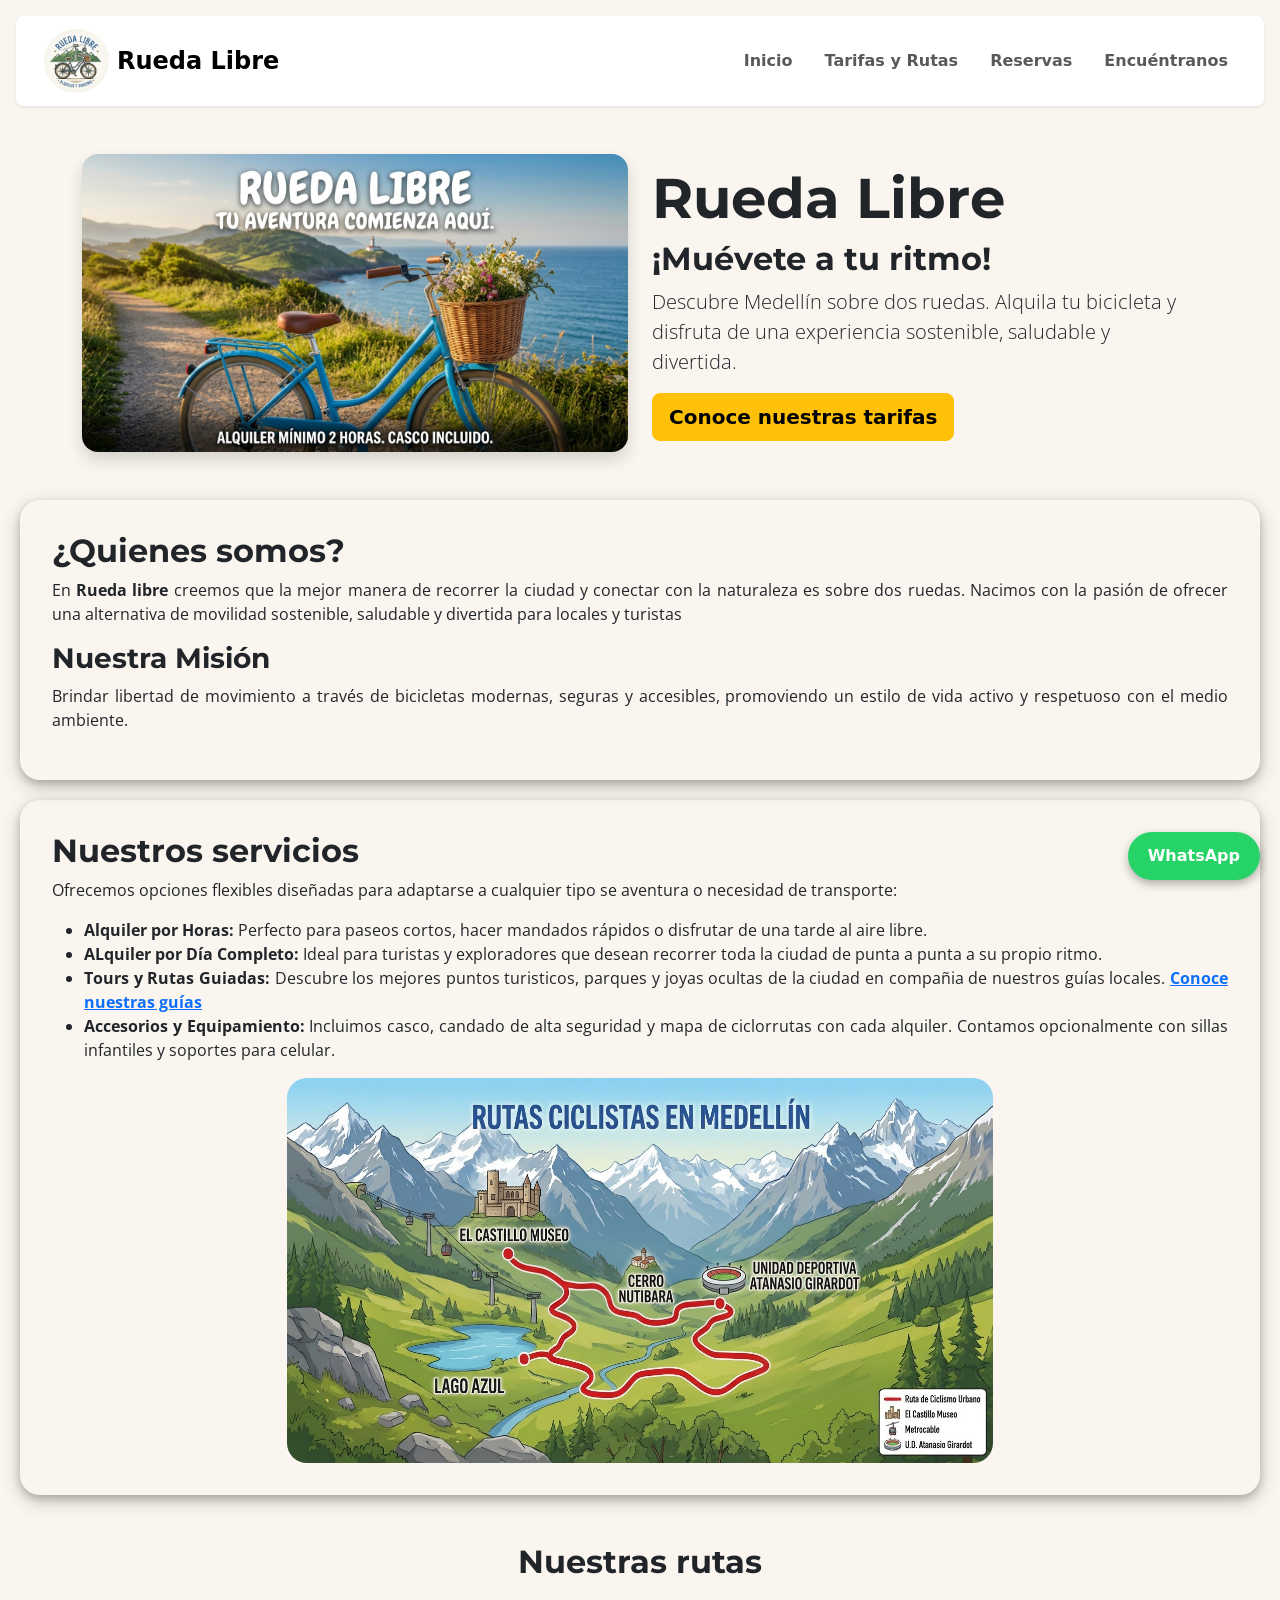
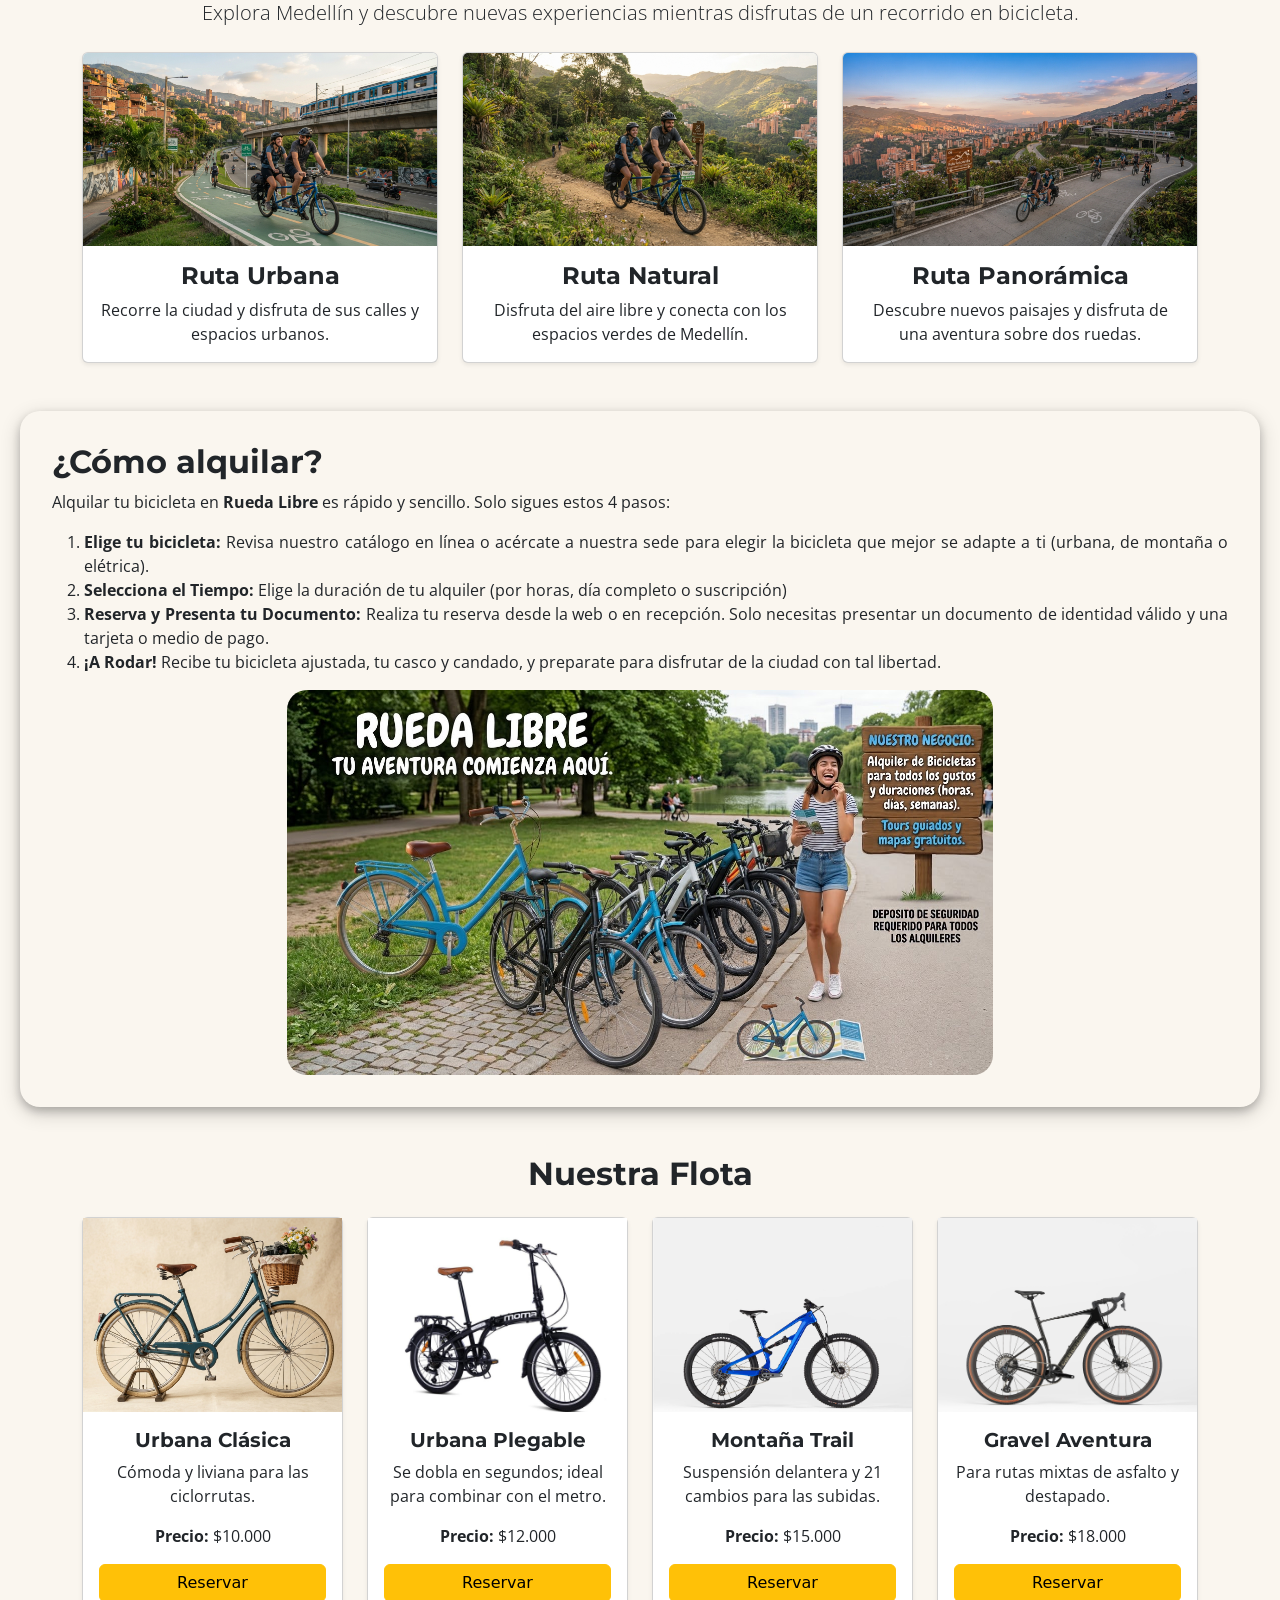
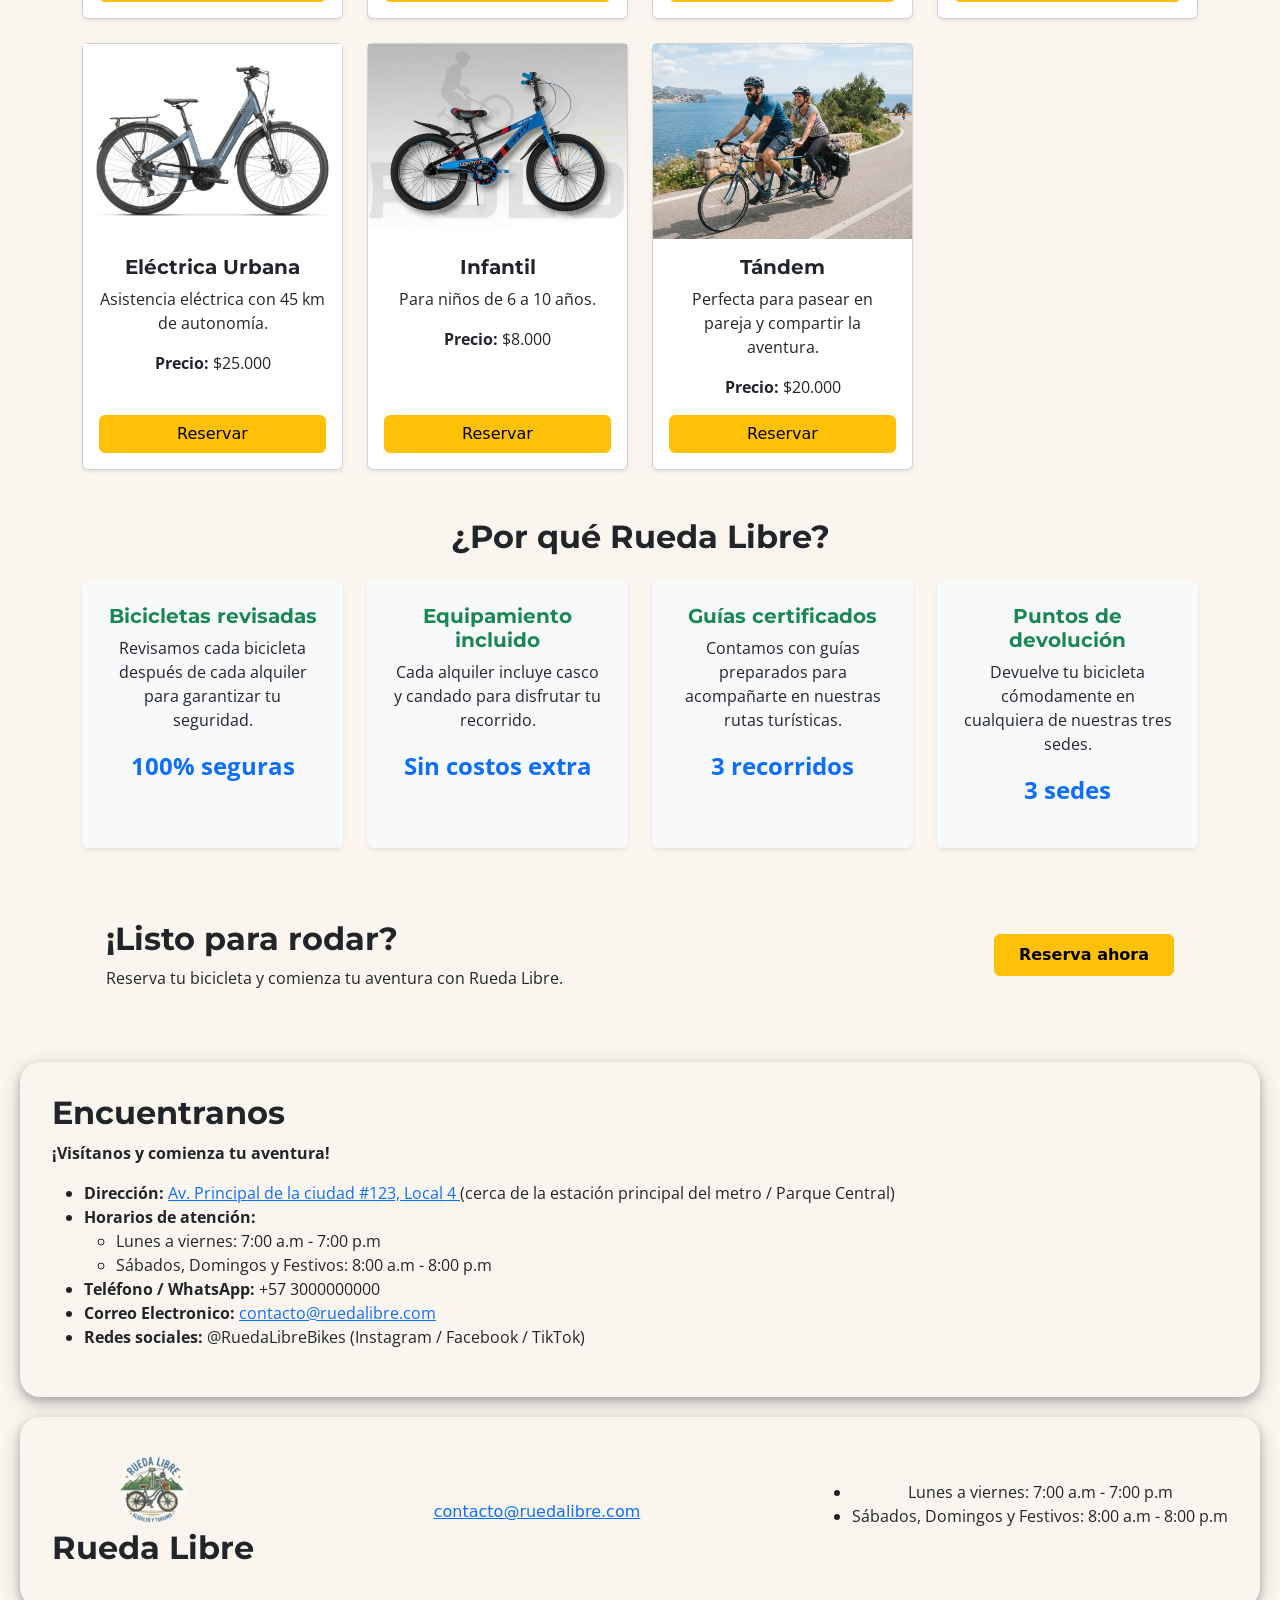
<file: index.html>
<!DOCTYPE html>
<html lang="es">

<head>
    <meta charset="UTF-8">
    <meta name="viewport" content="width=device-width, initial-scale=1.0">
    <link rel="preconnect" href="https://fonts.googleapis.com">
    <link rel="preconnect" href="https://fonts.gstatic.com" crossorigin>
    <link
        href="https://fonts.googleapis.com/css2?family=Montserrat:ital,wght@0,700;1,700&family=Open+Sans:ital,wght@0,600;1,600&display=swap"
        rel="stylesheet">
    <link href="https://cdn.jsdelivr.net/npm/bootstrap@5.3.8/dist/css/bootstrap.min.css" rel="stylesheet">
    <link rel="stylesheet" href="./css/styles.css">
    <title>Rueda Libre | Alquiler de bicicletas en Medellín</title>
</head>

<body>
    <header class="navbar navbar-expand-lg bg-white shadow-sm rounded-3 mx-3 my-3 px-3">
        <div class="container-fluid">
            <a class="navbar-brand d-flex align-items-center gap-2" href="./index.html">
                <img src="./img/logo.jpg" alt="Logo Rueda Libre" width="65" height="65" class="rounded-circle">
                <span class="fw-bold fs-4">Rueda Libre</span>
            </a>
            <button class="navbar-toggler" type="button" data-bs-toggle="collapse" data-bs-target="#menuPrincipal"
                aria-controls="menuPrincipal" aria-expanded="false" aria-label="Abrir menú">
                <span class="navbar-toggler-icon"></span>
            </button>
            <div class="collapse navbar-collapse" id="menuPrincipal">
                <nav class="navbar-nav ms-auto gap-lg-3">
                    <a class="nav-link fw-bold" href="./index.html">Inicio</a>
                    <a class="nav-link fw-bold" href="./pages/tarifas.html">Tarifas y Rutas</a>
                    <a class="nav-link fw-bold" href="./pages/reservas.html">Reservas</a>
                    <a class="nav-link fw-bold" href="#Encuentranos">Encuéntranos</a>
                </nav>
            </div>
        </div>
    </header>
    <main>
        <section class="container my-5">
            <div class="row align-items-center g-4">
                <div class="col-12 col-lg-6">
                    <img src="./img/Fondo_ruedalibre.jpg" alt="Rueda Libre" class="img-fluid rounded-4 shadow">
                </div>
                <div class="col-12 col-lg-6 text-center text-lg-start">
                    <h1 class="display-4 fw-bold">Rueda Libre</h1>
                    <h2 class="fs-2">¡Muévete a tu ritmo!</h2>
                    <p class="lead">Descubre Medellín sobre dos ruedas. Alquila tu bicicleta y disfruta de una
                        experiencia sostenible, saludable y divertida.</p>
                    <a href="./pages/tarifas.html" class="btn btn-warning btn-lg fw-bold">
                        Conoce nuestras tarifas
                    </a>
                </div>
            </div>
        </section>
        <section class="informacion">
            <article>
                <h2>¿Quienes somos?</h2>
                <p>En <strong>Rueda libre</strong> creemos que la mejor manera de recorrer la ciudad y conectar con la
                    naturaleza es sobre dos ruedas. Nacimos con la pasión de ofrecer una alternativa de movilidad
                    sostenible, saludable y divertida para locales y turistas</p>
                <h3>Nuestra Misión</h3>
                <p>Brindar libertad de movimiento a través de bicicletas modernas, seguras y accesibles, promoviendo un
                    estilo de vida activo y respetuoso con el medio ambiente.</p>
            </article>
        </section>
        <section class="informacion">
            <article class="servicios">
                <h2>Nuestros servicios</h2>
                <p>Ofrecemos opciones flexibles diseñadas para adaptarse a cualquier tipo se aventura o necesidad de
                    transporte: </p>
                <ul>
                    <li><strong>Alquiler por Horas: </strong>Perfecto para paseos cortos, hacer mandados rápidos o
                        disfrutar de una tarde al aire libre.</li>
                    <li><strong>ALquiler por Día Completo: </strong>Ideal para turistas y exploradores que desean
                        recorrer toda la ciudad de punta a punta a su propio ritmo.</li>
                    <li><strong>Tours y Rutas Guiadas: </strong>Descubre los mejores puntos turisticos, parques y joyas
                        ocultas de la ciudad en compañia de nuestros guías locales. <strong><a
                                href="./pages/tarifas.html">Conoce nuestras guías</a></strong></li>
                    <li><strong>Accesorios y Equipamiento: </strong>Incluimos casco, candado de alta seguridad y mapa de
                        ciclorrutas con cada alquiler. Contamos opcionalmente con sillas infantiles y soportes para
                        celular.</li>
                </ul>
            </article>
            <div class="img_rutas">
                <img src="./img/Rutas_ruedalibre.jpg" alt="Rutas Guiadas">
            </div>
        </section>
        <section class="container my-5">
            <h2 class="text-center fw-bold mb-3">Nuestras rutas</h2>
            <p class="text-center lead mb-4">
                Explora Medellín y descubre nuevas experiencias
                mientras disfrutas de un recorrido en bicicleta.
            </p>
            <div class="row row-cols-1 row-cols-md-3 g-4">
                <div class="col">
                    <article class="card h-100 shadow-sm">
                        <img src="./img/ruta_urbana.jpg" class="card-img-top img-fluid" alt="Ruta urbana">
                        <div class="card-body text-center">
                            <h3 class="card-title fs-4">Ruta Urbana</h3>
                            <p class="card-text">
                                Recorre la ciudad y disfruta de sus calles
                                y espacios urbanos.
                            </p>
                        </div>
                    </article>
                </div>
                <div class="col">
                    <article class="card h-100 shadow-sm">
                        <img src="./img/ruta_natural.jpg" class="card-img-top img-fluid" alt="Ruta natural">
                        <div class="card-body text-center">
                            <h3 class="card-title fs-4">Ruta Natural</h3>
                            <p class="card-text">
                                Disfruta del aire libre y conecta con
                                los espacios verdes de Medellín.
                            </p>
                        </div>
                    </article>
                </div>
                <div class="col">
                    <article class="card h-100 shadow-sm">
                        <img src="./img/ruta_panoramica.jpg" class="card-img-top img-fluid" alt="Ruta panorámica">
                        <div class="card-body text-center">
                            <h3 class="card-title fs-4">Ruta Panorámica</h3>
                            <p class="card-text">
                                Descubre nuevos paisajes y disfruta
                                de una aventura sobre dos ruedas.
                            </p>
                        </div>
                    </article>
                </div>
            </div>
        </section>
        <section class="informacion">
            <article class="regla">
                <h2>¿Cómo alquilar?</h2>
                <p>Alquilar tu bicicleta en <strong>Rueda Libre</strong> es rápido y sencillo. Solo sigues estos 4
                    pasos: </p>
                <ol>
                    <li><strong>Elige tu bicicleta: </strong>Revisa nuestro catálogo en línea o acércate a nuestra sede
                        para elegir la bicicleta que mejor se adapte a ti (urbana, de montaña o elétrica).</li>
                    <li><strong>Selecciona el Tiempo: </strong>Elige la duración de tu alquiler (por horas, día completo
                        o suscripción)</li>
                    <li><strong>Reserva y Presenta tu Documento: </strong>Realiza tu reserva desde la web o en
                        recepción. Solo necesitas presentar un documento de identidad válido y una tarjeta o medio de
                        pago.</li>
                    <li><strong>¡A Rodar! </strong>Recibe tu bicicleta ajustada, tu casco y candado, y preparate para
                        disfrutar de la ciudad con tal libertad.</li>
                </ol>
            </article>
            <div class="img_regla">
                <img src="./img/regla_negocio.jpg" alt="Regla de negocio">
            </div>
        </section>
        <a href="https://wa.me/573000000000" target="_blank" rel="noopener noreferrer" class="btn-whatsapp">
            WhatsApp
        </a>
        <section class="container my-5">
            <h2 class="text-center fw-bold mb-4">Nuestra Flota</h2>
            <div class="row row-cols-1 row-cols-sm-2 row-cols-lg-3 row-cols-xl-4 g-4">
                <div class="col">
                    <article class="card h-100 shadow-sm">
                        <div class="ratio ratio-4x3">
                            <img src="./img/Urbana_Clásica.jpg" class="w-100 h-100 object-fit-cover"
                                alt="Bicicleta Clásica">
                        </div>
                        <div class="card-body text-center d-flex flex-column">
                            <h3 class="card-title fs-5">Urbana Clásica</h3>
                            <p class="card-text">Cómoda y liviana para las ciclorrutas.</p>
                            <p><strong>Precio:</strong> $10.000</p>
                            <a href="./pages/reservas.html" class="btn btn-warning mt-auto">Reservar</a>
                        </div>
                    </article>
                </div>
                <div class="col">
                    <article class="card h-100 shadow-sm">
                        <div class="ratio ratio-4x3">
                            <img src="./img/Urbana_Plegable.jpg" class="w-100 h-100 object-fit-cover"
                                alt="Bicicleta urbana plegable">
                        </div>
                        <div class="card-body text-center d-flex flex-column">
                            <h3 class="card-title fs-5">Urbana Plegable</h3>
                            <p class="card-text">Se dobla en segundos; ideal para combinar con el metro.</p>
                            <p><strong>Precio:</strong> $12.000</p>
                            <a href="./pages/reservas.html" class="btn btn-warning mt-auto">Reservar</a>
                        </div>
                    </article>
                </div>
                <div class="col">
                    <article class="card h-100 shadow-sm">
                        <div class="ratio ratio-4x3">
                            <img src="./img/Montaña_Trail.jpg" class="w-100 h-100 object-fit-cover"
                                alt="Bicicleta Montaña Trail">
                        </div>
                        <div class="card-body text-center d-flex flex-column">
                            <h3 class="card-title fs-5">Montaña Trail</h3>
                            <p class="card-text">Suspensión delantera y 21 cambios para las subidas.</p>
                            <p><strong>Precio:</strong> $15.000</p>
                            <a href="./pages/reservas.html" class="btn btn-warning mt-auto">Reservar</a>
                        </div>
                    </article>
                </div>
                <div class="col">
                    <article class="card h-100 shadow-sm">
                        <div class="ratio ratio-4x3">
                            <img src="./img/Gravel_Aventura.jpg" class="w-100 h-100 object-fit-cover"
                                alt="Bicicleta Gravel Aventura">
                        </div>
                        <div class="card-body text-center d-flex flex-column">
                            <h3 class="card-title fs-5">Gravel Aventura</h3>
                            <p class="card-text">Para rutas mixtas de asfalto y destapado.</p>
                            <p><strong>Precio:</strong> $18.000</p>
                            <a href="./pages/reservas.html" class="btn btn-warning mt-auto">Reservar</a>
                        </div>
                    </article>
                </div>
                <div class="col">
                    <article class="card h-100 shadow-sm">
                        <div class="ratio ratio-4x3">
                            <img src="./img/Eléctrica_Urbana.jpg" class="w-100 h-100 object-fit-cover"
                                alt="Bicicleta Eléctrica Urbana">
                        </div>
                        <div class="card-body text-center d-flex flex-column">
                            <h3 class="card-title fs-5">Eléctrica Urbana</h3>
                            <p class="card-text">Asistencia eléctrica con 45 km de autonomía.</p>
                            <p><strong>Precio:</strong> $25.000</p>
                            <a href="./pages/reservas.html" class="btn btn-warning mt-auto">Reservar</a>
                        </div>
                    </article>
                </div>
                <div class="col">
                    <article class="card h-100 shadow-sm">
                        <div class="ratio ratio-4x3">
                            <img src="./img/Infantil.jpg" class="w-100 h-100 object-fit-cover" alt="Bicicleta Infantil">
                        </div>
                        <div class="card-body text-center d-flex flex-column">
                            <h3 class="card-title fs-5">Infantil</h3>
                            <p class="card-text">Para niños de 6 a 10 años.</p>
                            <p><strong>Precio:</strong> $8.000</p>
                            <a href="./pages/reservas.html" class="btn btn-warning mt-auto">Reservar</a>
                        </div>
                    </article>
                </div>
                <div class="col">
                    <article class="card h-100 shadow-sm">
                        <div class="ratio ratio-4x3">
                            <img src="./img/tándem.jpg" class="w-100 h-100 object-fit-cover"
                                alt="Bicicleta Tándem para dos personas">
                        </div>
                        <div class="card-body text-center d-flex flex-column">
                            <h3 class="card-title fs-5">Tándem</h3>
                            <p class="card-text">Perfecta para pasear en pareja y compartir la aventura.</p>
                            <p><strong>Precio:</strong> $20.000</p>
                            <a href="./pages/reservas.html" class="btn btn-warning mt-auto">Reservar</a>
                        </div>
                    </article>
                </div>
            </div>
        </section>
        <section class="container my-5">
            <h2 class="text-center fw-bold mb-4">
                ¿Por qué Rueda Libre?
            </h2>
            <div class="row row-cols-1 row-cols-md-2 row-cols-lg-4 g-4">
                <div class="col">
                    <article class="h-100 p-4 bg-light rounded shadow-sm text-center">
                        <h3 class="fs-5 fw-bold text-success">
                            Bicicletas revisadas
                        </h3>
                        <p>
                            Revisamos cada bicicleta después de cada alquiler
                            para garantizar tu seguridad.
                        </p>
                        <p class="fs-4 fw-bold text-primary">
                            100% seguras
                        </p>
                    </article>
                </div>
                <div class="col">
                    <article class="h-100 p-4 bg-light rounded shadow-sm text-center">
                        <h3 class="fs-5 fw-bold text-success">
                            Equipamiento incluido
                        </h3>
                        <p>
                            Cada alquiler incluye casco y candado
                            para disfrutar tu recorrido.
                        </p>
                        <p class="fs-4 fw-bold text-primary">
                            Sin costos extra
                        </p>
                    </article>
                </div>
                <div class="col">
                    <article class="h-100 p-4 bg-light rounded shadow-sm text-center">
                        <h3 class="fs-5 fw-bold text-success">
                            Guías certificados
                        </h3>
                        <p>
                            Contamos con guías preparados para acompañarte
                            en nuestras rutas turísticas.
                        </p>
                        <p class="fs-4 fw-bold text-primary">
                            3 recorridos
                        </p>
                    </article>
                </div>
                <div class="col">
                    <article class="h-100 p-4 bg-light rounded shadow-sm text-center">
                        <h3 class="fs-5 fw-bold text-success">
                            Puntos de devolución
                        </h3>
                        <p>
                            Devuelve tu bicicleta cómodamente en cualquiera
                            de nuestras tres sedes.
                        </p>
                        <p class="fs-4 fw-bold text-primary">
                            3 sedes
                        </p>
                    </article>
                </div>
            </div>
        </section>
        <section class="container my-5">
            <div class="d-flex flex-column flex-md-row
                align-items-center justify-content-between
                gap-3 p-4 text-dark rounded">
                <div class="text-center text-md-start">
                    <h2 class="fw-bold text-dark">
                        ¡Listo para rodar?
                    </h2>
                    <p class="mb-0">
                        Reserva tu bicicleta y comienza tu aventura
                        con Rueda Libre.
                    </p>
                </div>
                <a href="./pages/reservas.html" class="btn btn-warning fw-bold px-4 py-2">
                    Reserva ahora
                </a>
            </div>
        </section>
        <section id="Encuentranos" class="informacion">
            <h2>Encuentranos</h2>
            <p><strong>¡Visítanos y comienza tu aventura!</strong></p>
            <ul>
                <li><strong>Dirección: </strong><a href="https://share.google/EHdYQnLeFFMnX0X1x">Av. Principal de la
                        ciudad #123, Local 4 </a>(cerca de la estación principal del metro / Parque Central)</li>
                <li><strong>Horarios de atención: </strong></li>
                <ul>
                    <li>Lunes a viernes: 7:00 a.m - 7:00 p.m</li>
                    <li>Sábados, Domingos y Festivos: 8:00 a.m - 8:00 p.m</li>
                </ul>
                <li><strong>Teléfono / WhatsApp: </strong>+57 3000000000</li>
                <li><strong>Correo Electronico: </strong><a
                        href="mailto:contacto@ruedalibre.com">contacto@ruedalibre.com</a></li>
                <li><strong>Redes sociales: </strong>@RuedaLibreBikes (Instagram / Facebook / TikTok)</li>
            </ul>
        </section>
    </main>
    <footer class="pie_pagina">
        <div class="marca">
            <img src="./img/logo.jpg" alt="">
            <h2>Rueda Libre</h2>
        </div>
        <a href="mailto:contacto@ruedalibre.com">contacto@ruedalibre.com</a>
        <ul>
            <li>Lunes a viernes: 7:00 a.m - 7:00 p.m</li>
            <li>Sábados, Domingos y Festivos: 8:00 a.m - 8:00 p.m</li>
        </ul>
    </footer>
    <script src="https://cdn.jsdelivr.net/npm/bootstrap@5.3.8/dist/js/bootstrap.bundle.min.js"></script>
</body>

</html>
</file>
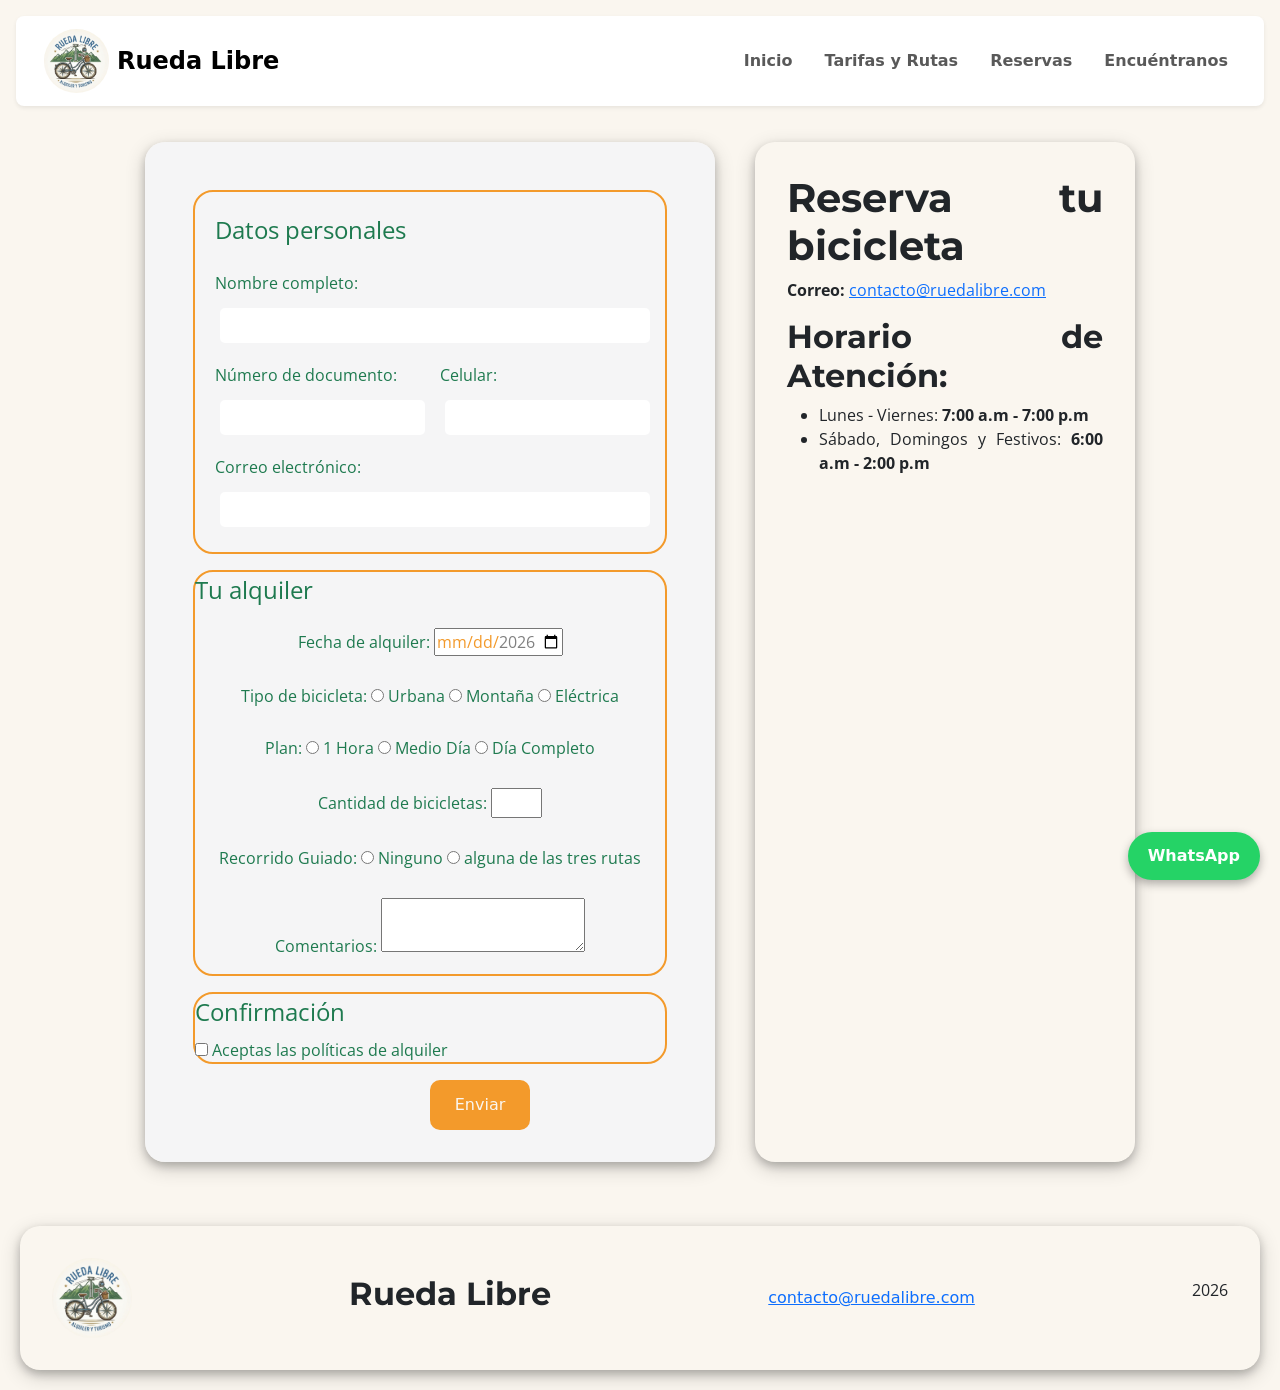
<file: pages/reservas.html>
<!DOCTYPE html>
<html lang="es">

<head>
    <meta charset="UTF-8">
    <meta name="viewport" content="width=device-width, initial-scale=1.0">
    <link href="https://cdn.jsdelivr.net/npm/bootstrap@5.3.8/dist/css/bootstrap.min.css" rel="stylesheet">
    <link rel="stylesheet" href="../css/styles.css">
    <link rel="preconnect" href="https://fonts.googleapis.com">
    <link rel="preconnect" href="https://fonts.gstatic.com" crossorigin>
    <link
        href="https://fonts.googleapis.com/css2?family=Montserrat:ital,wght@0,700;1,700&family=Open+Sans:ital,wght@0,600;1,600&display=swap"
        rel="stylesheet">
    <title>Reservas</title>
</head>

<body>
<header class="navbar navbar-expand-lg bg-white shadow-sm rounded-3 mx-3 my-3 px-3">
        <div class="container-fluid">
            <a class="navbar-brand d-flex align-items-center gap-2" href="./index.html">
                <img src="../img/logo.jpg" alt="Logo Rueda Libre" width="65" height="65" class="rounded-circle">
                <span class="fw-bold fs-4">Rueda Libre</span>
            </a>
            <button class="navbar-toggler" type="button" data-bs-toggle="collapse" data-bs-target="#menuPrincipal"
                aria-controls="menuPrincipal" aria-expanded="false" aria-label="Abrir menú">
                <span class="navbar-toggler-icon"></span>
            </button>
            <div class="collapse navbar-collapse" id="menuPrincipal">
                <nav class="navbar-nav ms-auto gap-lg-3">
                    <a class="nav-link fw-bold" href="../index.html">Inicio</a>
                    <a class="nav-link fw-bold" href="./tarifas.html">Tarifas y Rutas</a>
                    <a class="nav-link fw-bold" href="./reservas.html">Reservas</a>
                    <a class="nav-link fw-bold" href="../index.html#Encuentranos">Encuéntranos</a>
                </nav>
            </div>
        </div>
    </header>
    <main>
        <div class="container py-4">
            <div class="row justify-content-center g-4">
                <section class="col-12 col-md-6 col-lg-6 formulario_reservas">
                    <form action="" method="post">
                        <fieldset class="datos_personales">
                            <legend>Datos personales</legend>
                            <div class="campo campo-completo">
                                <label for="nombre">Nombre completo:</label>
                                <input type="text" id="nombre" name="nombre" required minlength="3"
                                    title="Mínimo 3 caracteres">
                            </div>
                            <div class="campo">
                                <label for="documento">Número de documento:</label>
                                <input type="text" id="documento" name="documento" inputmode="numeric"
                                    pattern="[0-9]{6,10}" required title="Ingresa entre 6 y 10 números">
                            </div>
                            <div class="campo">
                                <label for="celular">Celular:</label>
                                <input type="tel" id="celular" name="celular" minlength="10" maxlength="10"
                                    pattern="[3][0-9]{9}" required title="Debe iniciar con 3 y tener 10 dígitos">
                            </div>
                            <div class="campo campo-completo">
                                <label for="email">Correo electrónico:</label>
                                <input type="email" id="email" name="email" required>
                            </div>
                        </fieldset>
                        <fieldset class="datos_alquiler">
                            <legend>Tu alquiler</legend>
                            <div>
                                <label for="fecha">Fecha de alquiler: </label>
                                <input type="date" min="2026-11-01" max="2026-12-31" required>
                            </div>
                            <div>
                                <label for="tipo_bicicleta">Tipo de bicicleta: </label>
                                <input type="radio" id="urbana" value="urbana" name="bicicleta" required>
                                <label for="urbana">Urbana</label>
                                <input type="radio" id="montaña" value="montaña" name="bicicleta">
                                <label for="montaña">Montaña</label>
                                <input type="radio" id="electrica" value="electrica" name="bicicleta">
                                <label for="electrica">Eléctrica</label>
                            </div>
                            <div>
                                <label for="plan">Plan: </label>
                                <input type="radio" id="1_hora" name="plan" required>
                                <label for="1_hora">1 Hora</label>
                                <input type="radio" id="medio_dia" name="plan" required>
                                <label for="medio_dia">Medio Día</label>
                                <input type="radio" name="plan" id="dia_completo" required>
                                <label for="dia_completo">Día Completo</label>
                            </div>
                            <div>
                                <label for="cantidad">Cantidad de bicicletas: </label>
                                <input type="number" required min="1" max="6">
                            </div>
                            <div>
                                <label for="recorrido">Recorrido Guiado: </label>
                                <input type="radio" name="guia" id="no_guia">
                                <label for="no_guia">Ninguno</label>
                                <input type="radio" name="guia" id="guia">
                                <label for="guia">alguna de las tres rutas</label>
                            </div>
                            <div>
                                <label for="comentarios">Comentarios: </label>
                                <textarea name="comentarios" id="comentarios" maxlength="300"></textarea>
                            </div>
                        </fieldset>
                        <fieldset class="politicas">
                            <legend>Confirmación</legend>
                            <input type="checkbox" name="politicas" required>
                            <label for="politicas">Aceptas las políticas de alquiler</label>
                        </fieldset>
                        <button type="submit" name="enviar">Enviar</button>
                    </form>
                </section>
                <section class="col-12 col-md-4 informacion">
                    <h1>Reserva tu bicicleta</h1>
                    <p>
                        <strong>Correo:</strong>
                        <a href="mailto:contacto@ruedalibre.com">
                            contacto@ruedalibre.com
                        </a>
                    </p>
                    <h2>Horario de Atención:</h2>
                    <ul>
                        <li>Lunes - Viernes: <strong>7:00 a.m - 7:00 p.m</strong></li>
                        <li>Sábado, Domingos y Festivos: <strong>6:00 a.m - 2:00 p.m</strong></li>
                    </ul>
                </section>
            </div>
        </div>
        <a href="https://wa.me/573000000000" target="_blank" rel="noopener noreferrer" class="btn-whatsapp">
            WhatsApp
        </a>
    </main>
    <footer class="pie_pagina">
        <img src="../img/logo.jpg" alt="">
        <h2>Rueda Libre</h2>
        <a href="mailto:contacto@ruedalibre.com">contacto@ruedalibre.com</a>
        <p>2026</p>
    </footer>
    <script src="https://cdn.jsdelivr.net/npm/bootstrap@5.3.8/dist/js/bootstrap.bundle.min.js"></script>
</body>

</html>
</file>
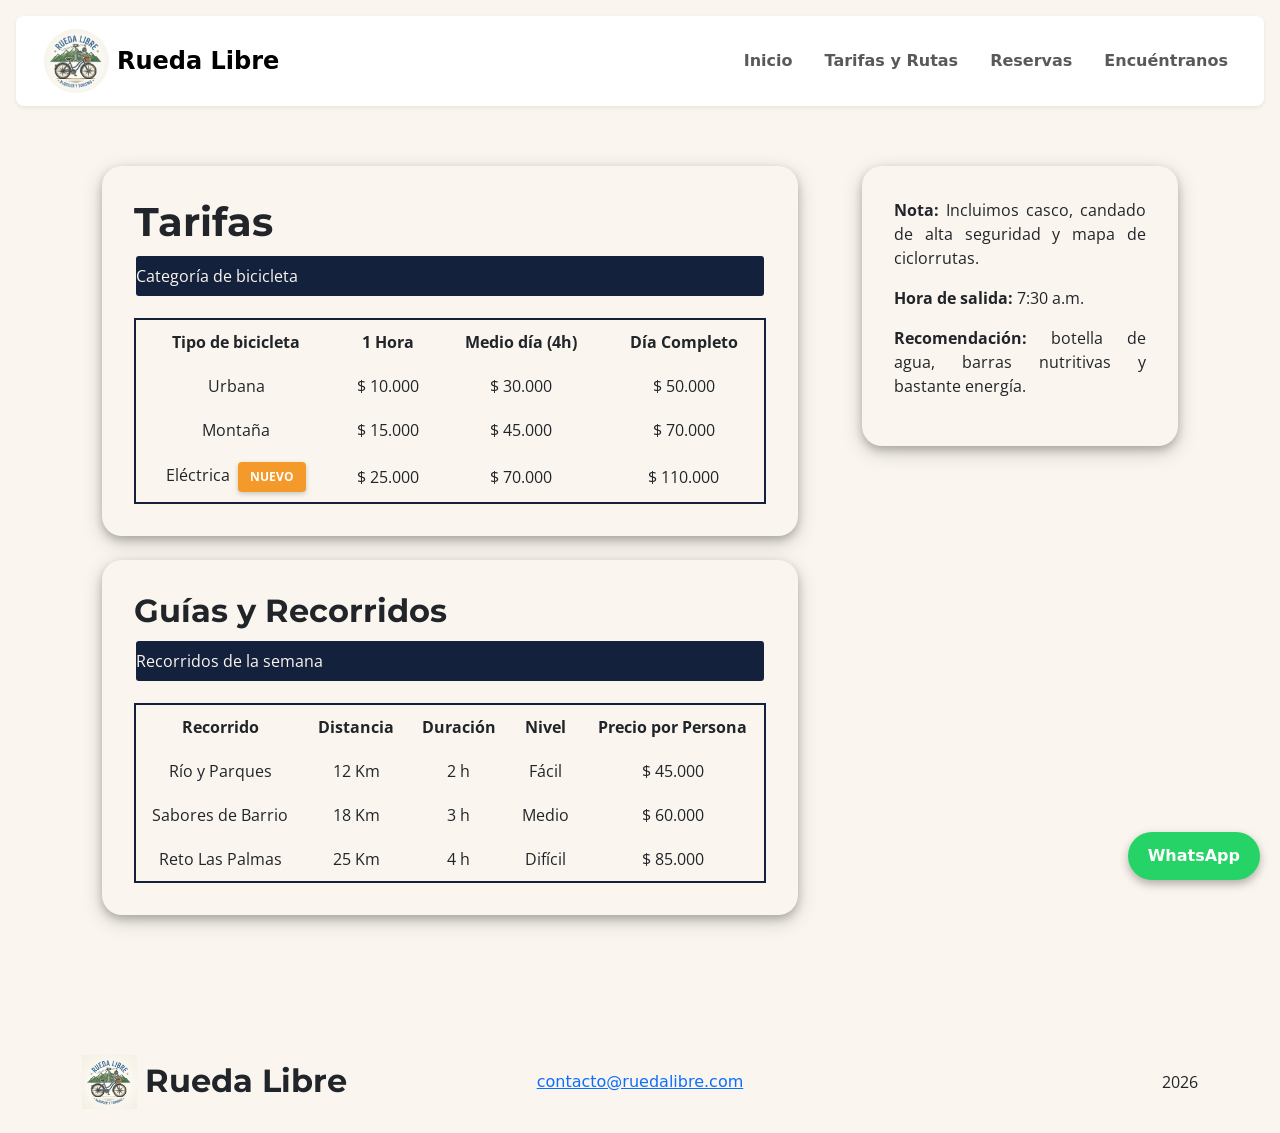
<file: pages/tarifas.html>
<!DOCTYPE html>
<html lang="es">

<head>
    <meta charset="UTF-8">
    <meta name="viewport" content="width=device-width, initial-scale=1.0">
    <link href="https://cdn.jsdelivr.net/npm/bootstrap@5.3.8/dist/css/bootstrap.min.css" rel="stylesheet">
    <link rel="preconnect" href="https://fonts.googleapis.com">
    <link rel="preconnect" href="https://fonts.gstatic.com" crossorigin>
    <link
        href="https://fonts.googleapis.com/css2?family=Montserrat:ital,wght@0,700;1,700&family=Open+Sans:ital,wght@0,600;1,600&display=swap"
        rel="stylesheet">
    <link rel="stylesheet" href="../css/styles.css">
    <title>Tarifas y Rutas</title>
</head>

<body>
    <header class="navbar navbar-expand-lg bg-white shadow-sm rounded-3 mx-3 my-3 px-3">
        <div class="container-fluid">
            <a class="navbar-brand d-flex align-items-center gap-2" href="./index.html">
                <img src="../img/logo.jpg" alt="Logo Rueda Libre" width="65" height="65" class="rounded-circle">
                <span class="fw-bold fs-4">Rueda Libre</span>
            </a>
            <button class="navbar-toggler" type="button" data-bs-toggle="collapse" data-bs-target="#menuPrincipal"
                aria-controls="menuPrincipal" aria-expanded="false" aria-label="Abrir menú">
                <span class="navbar-toggler-icon"></span>
            </button>
            <div class="collapse navbar-collapse" id="menuPrincipal">
                <nav class="navbar-nav ms-auto gap-lg-3">
                    <a class="nav-link fw-bold" href="../index.html">Inicio</a>
                    <a class="nav-link fw-bold" href="./tarifas.html">Tarifas y Rutas</a>
                    <a class="nav-link fw-bold" href="./reservas.html">Reservas</a>
                    <a class="nav-link fw-bold" href="../index.html#Encuentranos">Encuéntranos</a>
                </nav>
            </div>
        </div>
    </header>
    <main>
        <div class="container py-4">
            <div class="row g-4">
                <div class="col-12 col-lg-8">
                    <section class="informacion2 mb-4">
                        <h1>Tarifas</h1>
                        <div class="tabla-contenedor table-responsive">
                            <table>
                                <caption>Categoría de bicicleta</caption>
                                <tr>
                                    <th scope="col">Tipo de bicicleta</th>
                                    <th scope="col">1 Hora</th>
                                    <th scope="col">Medio día (4h)</th>
                                    <th scope="col">Día Completo</th>
                                </tr>
                                <tr>
                                    <td>Urbana</td>
                                    <td>$ 10.000</td>
                                    <td>$ 30.000</td>
                                    <td>$ 50.000</td>
                                </tr>
                                <tr>
                                    <td>Montaña</td>
                                    <td>$ 15.000</td>
                                    <td>$ 45.000</td>
                                    <td>$ 70.000</td>
                                </tr>
                                <tr class="tarjeta-servicio">
                                    <td>Eléctrica<span class="etiqueta-nueva">Nuevo</span></td>
                                    <td>$ 25.000</td>
                                    <td>$ 70.000</td>
                                    <td>$ 110.000</td>
                                </tr>
                            </table>
                        </div>
                    </section>
                    <section id="guias" class="informacion2">
                        <h2>Guías y Recorridos</h2>
                        <div class="tabla-contenedor table-responsive">
                            <table>
                                <caption>Recorridos de la semana</caption>
                                <tr>
                                    <th scope="col">Recorrido</th>
                                    <th scope="col">Distancia</th>
                                    <th scope="col">Duración</th>
                                    <th scope="col">Nivel</th>
                                    <th scope="col">Precio por Persona</th>
                                </tr>
                                <tr>
                                    <td>Río y Parques</td>
                                    <td>12 Km</td>
                                    <td>2 h</td>
                                    <td>Fácil</td>
                                    <td>$ 45.000</td>
                                </tr>
                                <tr>
                                    <td>Sabores de Barrio</td>
                                    <td>18 Km</td>
                                    <td>3 h</td>
                                    <td>Medio</td>
                                    <td>$ 60.000</td>
                                </tr>
                                <tr>
                                    <td>Reto Las Palmas</td>
                                    <td>25 Km</td>
                                    <td>4 h</td>
                                    <td>Difícil</td>
                                    <td>$ 85.000</td>
                                </tr>
                            </table>
                        </div>
                    </section>
                </div>
                <aside class="col-12 col-lg-4">
                    <div class="informacion">
                        <p><strong>Nota:</strong> Incluimos casco, candado de alta seguridad y mapa de ciclorrutas.</p>
                        <p><strong>Hora de salida:</strong> 7:30 a.m.</p>
                        <p><strong>Recomendación:</strong> botella de agua, barras nutritivas y bastante energía.</p>
                    </div>
                </aside>
            </div>
            <div class="text-center mt-4">
                <a href="https://wa.me/573000000000" target="_blank" rel="noopener noreferrer" class="btn-whatsapp">
                    WhatsApp
                </a>
            </div>
        </div>
    </main>
    <footer class="container-fluid mt-5 py-4">
        <div class="container">
            <div class="row align-items-center text-center text-md-start g-3">
                <div
                    class="col-12 col-md-4 d-flex align-items-center justify-content-center justify-content-md-start gap-2">
                    <img src="../img/logo.jpg" alt="Logo de Rueda Libre" width="55" height="55"
                        class="object-fit-contain">
                    <h2 class="mb-0">Rueda Libre</h2>
                </div>
                <div class="col-12 col-md-4 text-center">
                    <a href="mailto:contacto@ruedalibre.com">
                        contacto@ruedalibre.com
                    </a>
                </div>
                <div class="col-12 col-md-4 text-md-end">
                    <p class="mb-0">2026</p>
                </div>
            </div>
        </div>
    </footer>
    <script src="https://cdn.jsdelivr.net/npm/bootstrap@5.3.8/dist/js/bootstrap.bundle.min.js"></script>
</body>

</html>
</file>
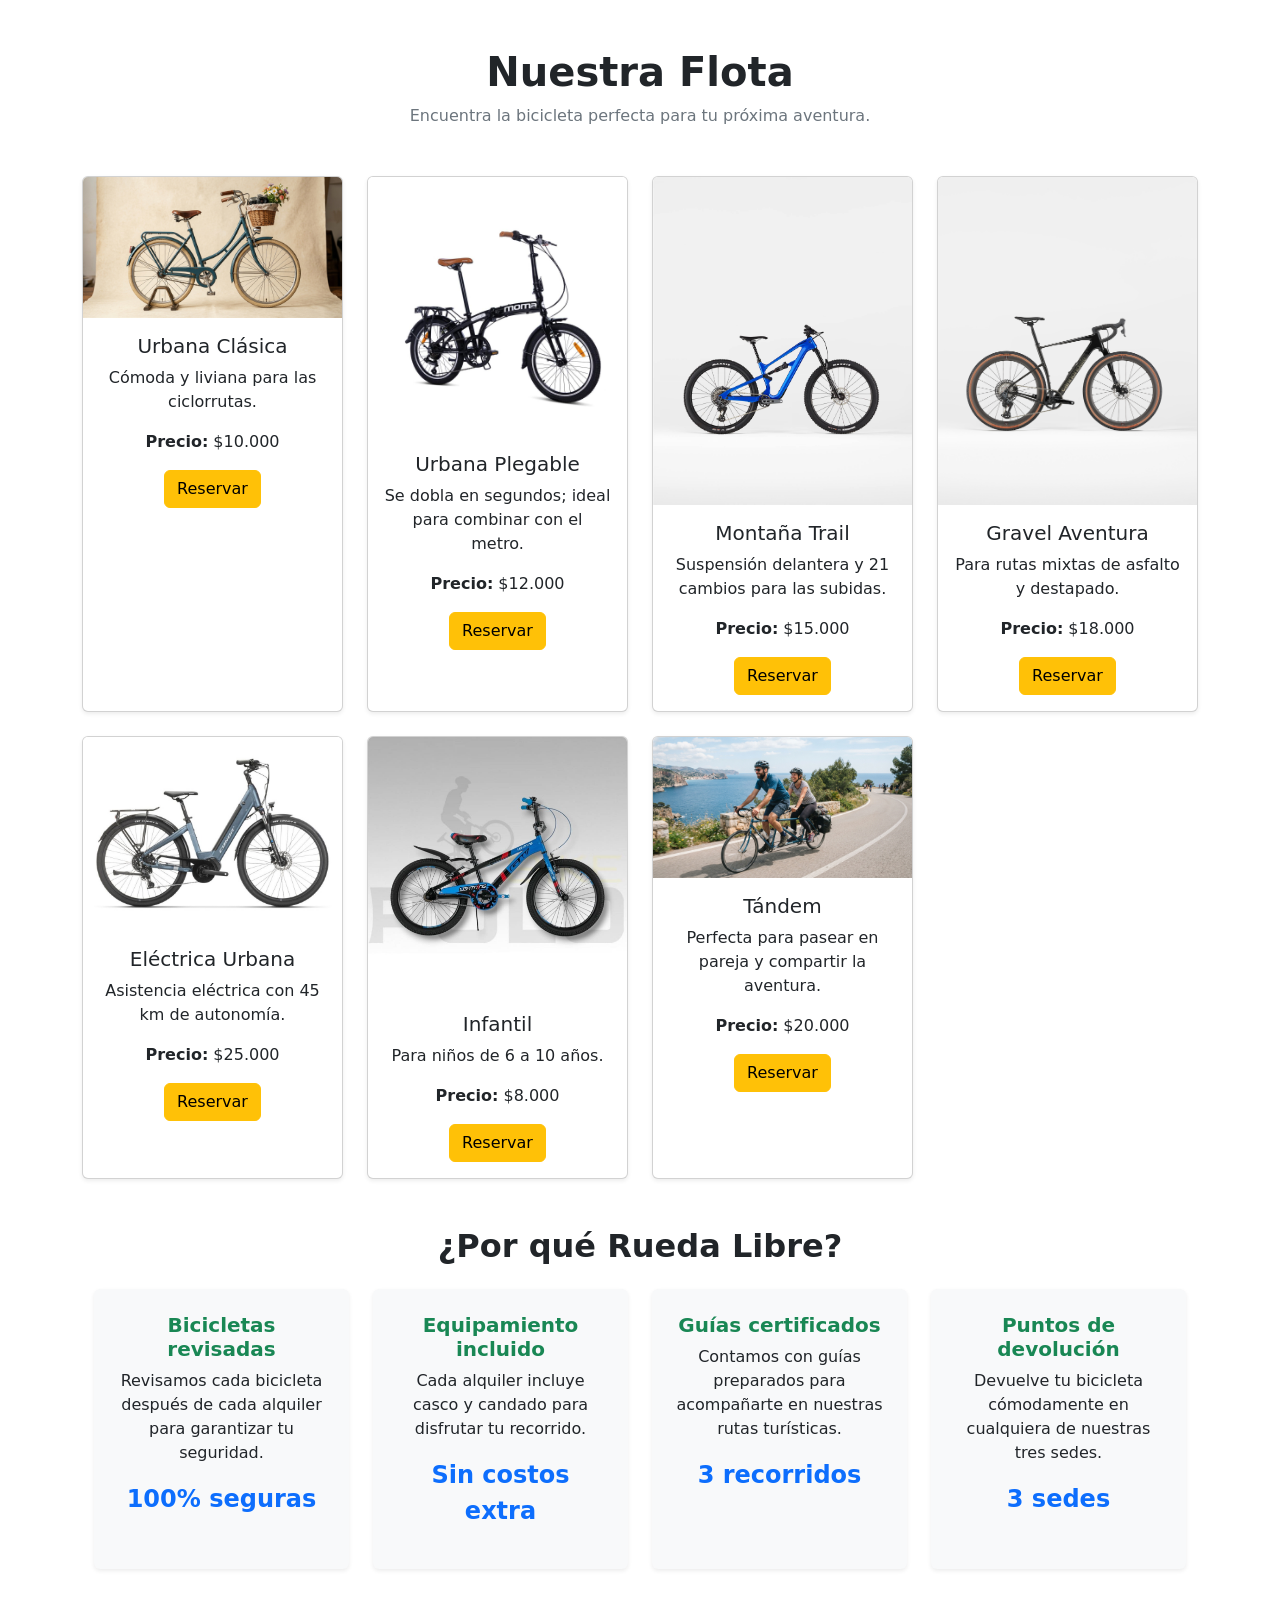
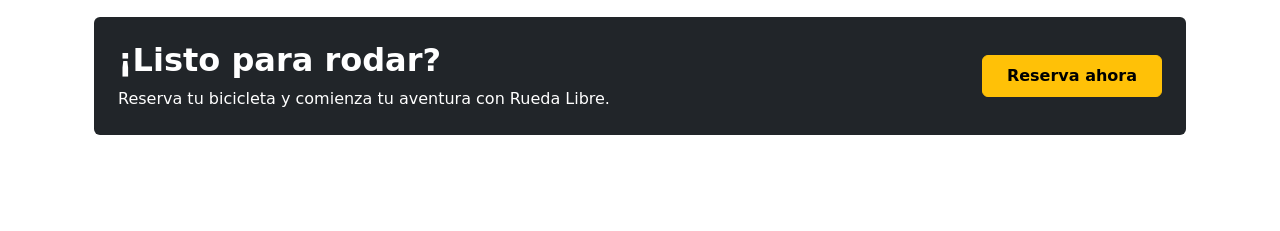
<file: pruebas/catalogo-bootstrap.html>
<!DOCTYPE html>
<html lang="es">

<head>
    <meta charset="UTF-8">
    <meta name="viewport" content="width=device-width, initial-scale=1.0">
    <title>Rueda Libre | Catálogo Bootstrap</title>
    <link href="https://cdn.jsdelivr.net/npm/bootstrap@5.3.3/dist/css/bootstrap.min.css" rel="stylesheet">
</head>

<body>
    <main class="container py-5">
        <header class="text-center mb-5">
            <h1 class="fw-bold">Nuestra Flota</h1>
            <p class="text-secondary">
                Encuentra la bicicleta perfecta para tu próxima aventura.
            </p>
        </header>
        <section class="row row-cols-1 row-cols-sm-2 row-cols-lg-3 row-cols-xl-4 g-4">
            <article class="col">
                <div class="card h-100 shadow-sm">
                    <img src="../img/Urbana_Clásica.jpg" class="card-img-top" alt="Bicicleta Urbana Clásica">
                    <div class="card-body text-center">
                        <h2 class="card-title h5">Urbana Clásica</h2>
                        <p class="card-text">
                            Cómoda y liviana para las ciclorrutas.
                        </p>
                        <p><strong>Precio:</strong> $10.000</p>
                        <a href="../pages/reservas.html" class="btn btn-warning">
                            Reservar
                        </a>
                    </div>
                </div>
            </article>
            <article class="col">
                <div class="card h-100 shadow-sm">
                    <img src="../img/Urbana_Plegable.jpg" class="card-img-top" alt="Bicicleta Urbana Plegable">
                    <div class="card-body text-center">
                        <h2 class="card-title h5">Urbana Plegable</h2>
                        <p class="card-text">
                            Se dobla en segundos; ideal para combinar con el metro.
                        </p>
                        <p><strong>Precio:</strong> $12.000</p>
                        <a href="../pages/reservas.html" class="btn btn-warning">
                            Reservar
                        </a>
                    </div>
                </div>
            </article>
            <article class="col">
                <div class="card h-100 shadow-sm">
                    <img src="../img/Montaña_Trail.jpg" class="card-img-top" alt="Bicicleta Montaña Trail">
                    <div class="card-body text-center">
                        <h2 class="card-title h5">Montaña Trail</h2>
                        <p class="card-text">
                            Suspensión delantera y 21 cambios para las subidas.
                        </p>
                        <p><strong>Precio:</strong> $15.000</p>
                        <a href="../pages/reservas.html" class="btn btn-warning">
                            Reservar
                        </a>
                    </div>
                </div>
            </article>
            <article class="col">
                <div class="card h-100 shadow-sm">
                    <img src="../img/Gravel_Aventura.jpg" class="card-img-top" alt="Bicicleta Gravel Aventura">
                    <div class="card-body text-center">
                        <h2 class="card-title h5">Gravel Aventura</h2>
                        <p class="card-text">
                            Para rutas mixtas de asfalto y destapado.
                        </p>
                        <p><strong>Precio:</strong> $18.000</p>
                        <a href="../pages/reservas.html" class="btn btn-warning">
                            Reservar
                        </a>
                    </div>
                </div>
            </article>
            <article class="col">
                <div class="card h-100 shadow-sm">
                    <img src="../img/Eléctrica_Urbana.jpg" class="card-img-top" alt="Bicicleta Eléctrica Urbana">
                    <div class="card-body text-center">
                        <h2 class="card-title h5">Eléctrica Urbana</h2>
                        <p class="card-text">
                            Asistencia eléctrica con 45 km de autonomía.
                        </p>
                        <p><strong>Precio:</strong> $25.000</p>
                        <a href="../pages/reservas.html" class="btn btn-warning">
                            Reservar
                        </a>
                    </div>
                </div>
            </article>
            <article class="col">
                <div class="card h-100 shadow-sm">
                    <img src="../img/Infantil.jpg" class="card-img-top" alt="Bicicleta Infantil">
                    <div class="card-body text-center">
                        <h2 class="card-title h5">Infantil</h2>
                        <p class="card-text">
                            Para niños de 6 a 10 años.
                        </p>
                        <p><strong>Precio:</strong> $8.000</p>
                        <a href="../pages/reservas.html" class="btn btn-warning">
                            Reservar
                        </a>
                    </div>
                </div>
            </article>
            <article class="col">
                <div class="card h-100 shadow-sm">
                    <img src="../img/tándem.jpg" class="card-img-top" alt="Bicicleta Tándem para dos personas">
                    <div class="card-body text-center">
                        <h2 class="card-title h5">Tándem</h2>
                        <p class="card-text">
                            Perfecta para pasear en pareja y compartir la aventura.
                        </p>
                        <p><strong>Precio:</strong> $20.000</p>
                        <a href="../pages/reservas.html" class="btn btn-warning">
                            Reservar
                        </a>
                    </div>
                </div>
            </article>
        </section>
        <section class="container my-5">
            <h2 class="text-center fw-bold mb-4">
                ¿Por qué Rueda Libre?
            </h2>
            <div class="row row-cols-1 row-cols-md-2 row-cols-lg-4 g-4">
                <div class="col">
                    <article class="h-100 p-4 bg-light rounded shadow-sm text-center">
                        <h3 class="fs-5 fw-bold text-success">
                            Bicicletas revisadas
                        </h3>
                        <p>
                            Revisamos cada bicicleta después de cada alquiler
                            para garantizar tu seguridad.
                        </p>
                        <p class="fs-4 fw-bold text-primary">
                            100% seguras
                        </p>
                    </article>
                </div>
                <div class="col">
                    <article class="h-100 p-4 bg-light rounded shadow-sm text-center">
                        <h3 class="fs-5 fw-bold text-success">
                            Equipamiento incluido
                        </h3>
                        <p>
                            Cada alquiler incluye casco y candado
                            para disfrutar tu recorrido.
                        </p>
                        <p class="fs-4 fw-bold text-primary">
                            Sin costos extra
                        </p>
                    </article>
                </div>
                <div class="col">
                    <article class="h-100 p-4 bg-light rounded shadow-sm text-center">
                        <h3 class="fs-5 fw-bold text-success">
                            Guías certificados
                        </h3>
                        <p>
                            Contamos con guías preparados para acompañarte
                            en nuestras rutas turísticas.
                        </p>
                        <p class="fs-4 fw-bold text-primary">
                            3 recorridos
                        </p>
                    </article>
                </div>
                <div class="col">
                    <article class="h-100 p-4 bg-light rounded shadow-sm text-center">
                        <h3 class="fs-5 fw-bold text-success">
                            Puntos de devolución
                        </h3>
                        <p>
                            Devuelve tu bicicleta cómodamente en cualquiera
                            de nuestras tres sedes.
                        </p>
                        <p class="fs-4 fw-bold text-primary">
                            3 sedes
                        </p>
                    </article>
                </div>
            </div>
        </section>
        <section class="container my-5">
            <div class="d-flex flex-column flex-md-row
                align-items-center justify-content-between
                gap-3 p-4 bg-dark text-white rounded">
                <div class="text-center text-md-start">
                    <h2 class="fw-bold text-white">
                        ¡Listo para rodar?
                    </h2>
                    <p class="mb-0">
                        Reserva tu bicicleta y comienza tu aventura
                        con Rueda Libre.
                    </p>
                </div>
                <a href="../pages/reservas.html" class="btn btn-warning fw-bold px-4 py-2">
                    Reserva ahora
                </a>
            </div>
        </section>
    </main>
    <script src="https://cdn.jsdelivr.net/npm/bootstrap@5.3.3/dist/js/bootstrap.bundle.min.js"></script>
</body>

</html>
</file>
<file: css/styles.css>
*,
*::before,
*::after {
    box-sizing: border-box;
}
:root{
    --color-fondo: #FAF6EF;
    --color-boton-enlaces: #1E7A4F;
    --color-titulo: #14213D;
    --color-boton-secundary: #F39A2B;
    --color-texto-secundary: #5B6470;
    --fuente-primary: "Montserrat", sans-serif;
    --grosor-primary: 700;
    --fuente-secundary: "Open Sans", sans-serif;
    --grosor-secundary: 400;
    --margin-principal: 2rem;
    --padding: 2rem;
    --margin-top: 1rem;
}

h1, h2, h3, h4, h5, h6 {
    font-family: var(--fuente-primary);
    font-weight: var(--grosor-primary);
}

p, ul, li, ol {
    font-family: var(--fuente-secundary);
    font-weight: var(--grosor-secundary);
}

body{
    background-color: var(--color-fondo);
}

img {
    max-width: 100%;
    height: auto;
}


.formulario_reservas .datos_personales {
    display: grid;
    grid-template-columns: 1fr;
    gap: 15px;
    padding: 15px;
}

.datos_personales .campo {
    display: flex;
    flex-direction: column;
    gap: 8px;
    min-width: 0;
}

.datos_personales .campo-completo {
    grid-column: 1 / -1;
}



.informacion2 {
    margin: 15px;
    padding: 15px;
    min-width: 0;
    box-sizing: border-box;
}

.tabla-contenedor {
    width: 100%;
    overflow-x: auto;
    -webkit-overflow-scrolling: touch;
}

.informacion2 table {
    width: 100%;
    min-width: 500px;
    border-collapse: collapse;
    font-family: var(--fuente-secundary);
}

.informacion2 th,
.informacion2 td {
    padding: 10px;
    text-align: center;
}

.pie_pagina {
    display: flex;
    flex-direction: column;
    align-items: center;
    justify-content: center;
    gap: 15px;
    margin: 15px;
    padding: 20px;
    text-align: center;
}


.formulario_reservas .datos_alquiler {
    display: flex;
    flex-direction: column;
    align-items: stretch;
    gap: 12px;
}

.formulario_reservas .datos_alquiler div {
    margin-bottom: 10px;
    overflow-wrap: anywhere;
}

.formulario_reservas .datos_alquiler input {
    max-width: 100%;
}



@media (min-width: 768px) {
    .pie_pagina {
        flex-direction: row;
        justify-content: space-between;
        flex-wrap: wrap;
    }

}

.informacion{
    margin: 20px 20px;
    text-align: justify;
    padding: var(--padding);
    box-shadow: 0 4px 8px 0 rgba(0, 0, 0, 0.2), 0 6px 20px 0 rgba(0, 0, 0, 0.19);
    border-radius: 20px;
}

.informacion img{
    width: 60%;
    border-radius: 20px;
}

.informacion .img_rutas{
    display: flex;
    justify-content: center;
}


.informacion img:hover{
    box-shadow: 5px 10px 20px 8px rgba(37, 117, 252, 0.4);  
}

.informacion .img_regla{
    display: flex;
    justify-content: center;
}

.informacion2{
    margin: 20px 20px;
    text-align: justify;
    padding: var(--padding);
    box-shadow: 0 4px 8px 0 rgba(0, 0, 0, 0.2), 0 6px 20px 0 rgba(0, 0, 0, 0.19);
    border-radius: 20px;
    display: flex;
    flex-direction: column;
}

.informacion2 table{
    border: 2px solid var(--color-titulo);
    border-radius: 5px;
    font-family: var(--fuente-secundary);
}

.informacion2 table caption{
    border: 2px solid ;
    margin-bottom: 20px;
    border-radius: 5px;
    background-color: #14213D;
    color: var(--color-fondo);
}

.formulario_reservas{
    margin: 20px 20px;
    text-align: justify;
    padding: var(--padding);
    box-shadow: 0 4px 8px 0 rgba(0, 0, 0, 0.2), 0 6px 20px 0 rgba(0, 0, 0, 0.19);
    border-radius: 20px;
    color: var(--color-boton-enlaces);
    background-color: #f4f6fab5;
}

.formulario_reservas .datos_personales{
    margin: var(--margin-top);
    border: 2px solid var(--color-boton-secundary);
    font-family: var(--fuente-secundary);   
    border-radius: 20px;
}

.formulario_reservas .datos_personales  input{
    width: 30%;
    height: 30px;
    border-radius: 5px;
    border: none;
    margin-bottom: var(--margin-top);
    background-color: #ffffff;
    margin: 5px;

}

.formulario_reservas .datos_personales  input:focus{
    outline: 2px solid var(--color-boton-secundary);
}

.formulario_reservas .datos_alquiler{
    margin: var(--margin-top);
    border: 2px solid var(--color-boton-secundary);
    font-family: var(--fuente-secundary);       
    border-radius: 20px;
    display: flex;
    flex-direction: column;
    align-items: center;
}

.formulario_reservas .datos_alquiler div{
    margin-bottom: var(--margin-top);
}

.formulario_reservas .datos_alquiler input{
    color: var(--color-boton-secundary);
    outline: var(--color-boton-secundary);
    cursor: pointer;
}

.formulario_reservas button{
    height: 50px;
    border: none;
    background-color: var(--color-boton-secundary);
    color: var(--color-fondo);
    border-radius: 10px;
    width: 100px;
    margin-left: 50%;
    cursor: pointer;
}

.formulario_reservas button:hover{
    background-color: var(--color-fondo);
    border: 2px solid var(--color-boton-secundary);
    color: var(--color-boton-secundary);
}

.politicas{
    margin: var(--margin-top);
    border: 2px solid var(--color-boton-secundary);
    font-family: var(--fuente-secundary);       
    border-radius: 20px;
}

.politicas input{
    cursor: pointer;
}

.pie_pagina{
    margin: 20px 20px;
    text-align: justify;
    padding: var(--padding);
    box-shadow: 0 4px 8px 0 rgba(0, 0, 0, 0.2), 0 6px 20px 0 rgba(0, 0, 0, 0.19);
    border-radius: 20px;
    display: flex;
    justify-content: space-between;
    text-align: center;
    align-items: center;
    flex-wrap: wrap;
}

.pie_pagina img{
    height: 80px;
    width: 80px;
    border-radius: 80px;
}

.tarjeta-servicio td:first-child {
    position: relative;
}

.etiqueta-nueva {
    position: absolute;
    top: 1px;
    right: 5px;
    background-color: var(--color-boton-secundary);
    color: #ffffff;
    font-size: 12px;
    font-weight: bold;
    text-transform: uppercase;
    padding: 6px 12px;
    border-radius: 4px;
    box-shadow: 0 2px 5px rgba(0, 0, 0, 0.2);
}

.tabla-contenedor .etiqueta-nueva {
    position: static;
    display: inline-block;
    margin-left: 8px;
    vertical-align: middle;
    white-space: nowrap;
}

.btn-whatsapp {
    position: fixed;
    bottom: 20px;       
    right: 20px;        
    padding: 12px 20px;
    background-color: #25d366; 
    color: #ffffff;     
    text-decoration: none;
    font-weight: bold;
    border-radius: 50px; 
    box-shadow: 0 4px 10px rgba(0, 0, 0, 0.3); 
    z-index: 1000;      
    transition: background-color 0.3s ease; 
}

.btn-whatsapp:hover {
    background-color: #128c7e; 
}

.descripcion_rutas {
    margin: 15px 0;
    color: var(--color-texto-secundary);
}

.formulario_reservas .datos_personales {
    display: grid;
    grid-template-columns: 1fr 1fr;
    gap: 15px 20px;
    padding: 20px;
}

.datos_personales .campo {
    display: flex;
    flex-direction: column;
    gap: 8px;
    min-width: 0;
}

.datos_personales .campo-completo {
    grid-column: 1 / -1;
}

.datos_personales .campo label {
    font-family: var(--fuente-secundary);
    color: var(--color-boton-enlaces);
}

.datos_personales .campo input {
    width: 100%;
    height: 35px;
    box-sizing: border-box;
    padding: 8px;
    border: none;
    border-radius: 5px;
    background-color: white;
}

.datos_personales .campo input:focus {
    outline: 2px solid var(--color-boton-secundary);
}

@media (max-width: 550px) {
    .formulario_reservas .datos_personales {
        grid-template-columns: 1fr;
    }
    .datos_personales .campo-completo {
        grid-column: auto;
    }
}
.tabla-contenedor table caption {
    caption-side: top;
}

/* Adaptación del formulario a pantallas pequeñas */
@media (max-width: 576px) {

    .formulario_reservas .datos_alquiler {
        width: 100%;
        min-width: 0;
        box-sizing: border-box;
        margin: var(--margin-top) 0;
        padding: 12px;
        align-items: stretch;
    }

    .formulario_reservas .datos_alquiler div {
        display: flex;
        flex-wrap: wrap;
        align-items: center;
        gap: 6px;
        max-width: 100%;
    }

    .formulario_reservas .datos_alquiler label {
        max-width: 100%;
    }

    .formulario_reservas .datos_alquiler input[type="date"],
    .formulario_reservas .datos_alquiler input[type="number"],
    .formulario_reservas .datos_alquiler textarea {
        max-width: 100%;
        box-sizing: border-box;
    }
}
</file>
